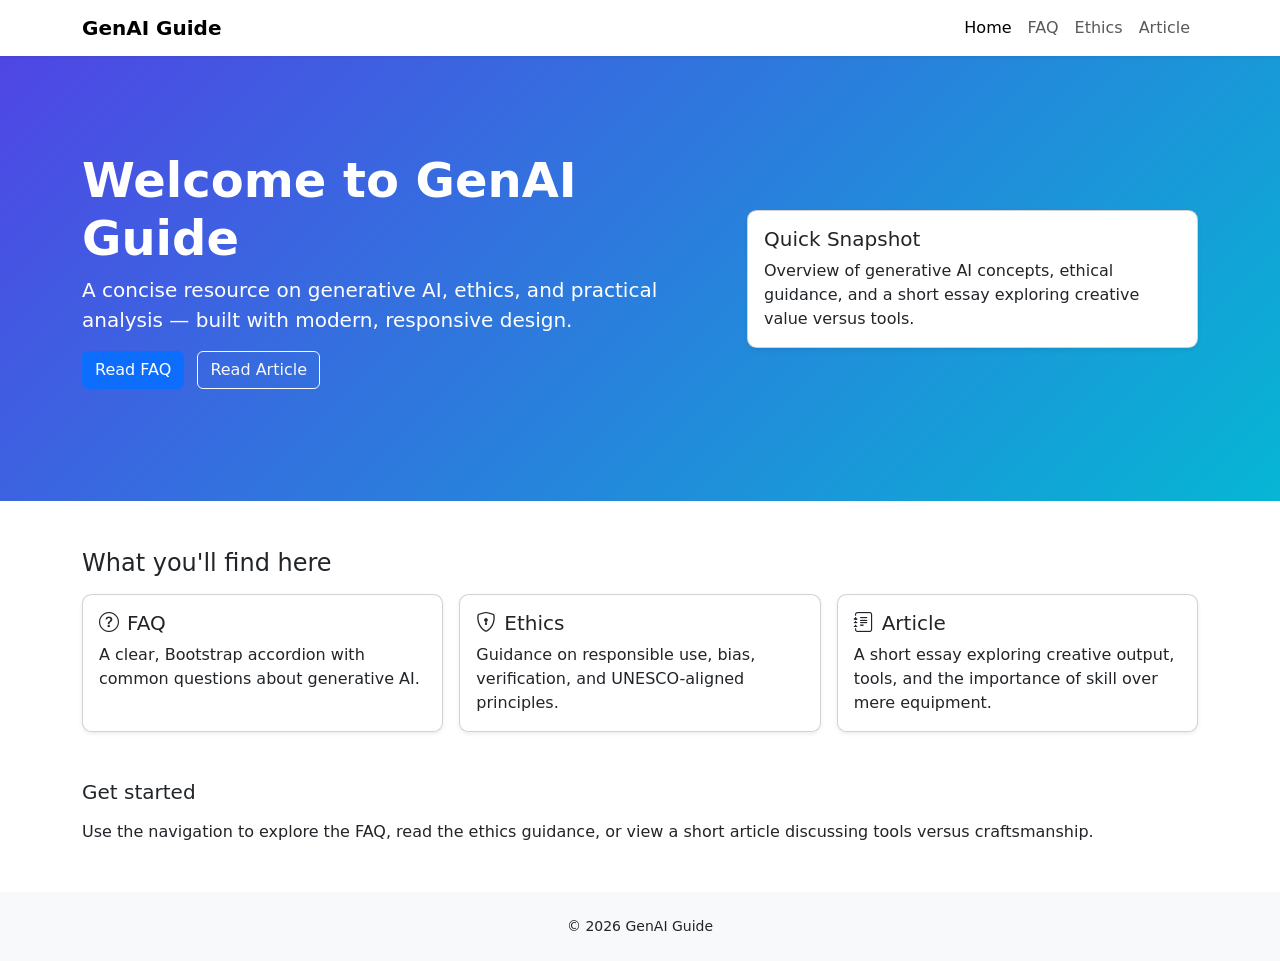
<file: index.html>
<!doctype html>
<html lang="en">
  <head>
    <meta charset="utf-8" />
    <meta name="viewport" content="width=device-width, initial-scale=1" />
    <title>GenAI Guide — Home</title>
    <link href="https://cdn.jsdelivr.net/npm/bootstrap@5.3.2/dist/css/bootstrap.min.css" rel="stylesheet">
    <link href="https://cdn.jsdelivr.net/npm/bootstrap-icons@1.10.5/font/bootstrap-icons.css" rel="stylesheet">
    <link href="assets/css/styles.css" rel="stylesheet">
  </head>
  <body>
    <nav class="navbar navbar-expand-lg navbar-light bg-white shadow-sm">
      <div class="container">
        <a class="navbar-brand fw-bold" href="#">GenAI Guide</a>
        <button class="navbar-toggler" type="button" data-bs-toggle="collapse" data-bs-target="#navMenu">
          <span class="navbar-toggler-icon"></span>
        </button>
        <div class="collapse navbar-collapse" id="navMenu">
          <ul class="navbar-nav ms-auto">
            <li class="nav-item"><a class="nav-link" href="index.html">Home</a></li>
            <li class="nav-item"><a class="nav-link" href="faq.html">FAQ</a></li>
            <li class="nav-item"><a class="nav-link" href="ethics.html">Ethics</a></li>
            <li class="nav-item"><a class="nav-link" href="article.html">Article</a></li>
          </ul>
        </div>
      </div>
    </nav>

    <header class="hero py-5 text-white">
      <div class="container py-5">
        <div class="row align-items-center">
          <div class="col-lg-7">
            <h1 class="display-5 fw-bold">Welcome to GenAI Guide</h1>
            <p class="lead">A concise resource on generative AI, ethics, and practical analysis — built with modern, responsive design.</p>
            <p>
              <a class="btn btn-primary me-2" href="faq.html">Read FAQ</a>
              <a class="btn btn-outline-light" href="article.html">Read Article</a>
            </p>
          </div>
          <div class="col-lg-5 d-none d-lg-block">
            <div class="card shadow-sm">
              <div class="card-body">
                <h5 class="card-title">Quick Snapshot</h5>
                <p class="card-text">Overview of generative AI concepts, ethical guidance, and a short essay exploring creative value versus tools.</p>
              </div>
            </div>
          </div>
        </div>
      </div>
    </header>

    <main class="container my-5">
      <section class="mb-5">
        <h2 class="h4 mb-3">What you'll find here</h2>
        <div class="row g-3">
          <div class="col-md-4">
            <div class="card h-100 shadow-sm">
              <div class="card-body">
                <h5 class="card-title"><i class="bi bi-question-circle me-2"></i>FAQ</h5>
                <p class="card-text">A clear, Bootstrap accordion with common questions about generative AI.</p>
              </div>
            </div>
          </div>
          <div class="col-md-4">
            <div class="card h-100 shadow-sm">
              <div class="card-body">
                <h5 class="card-title"><i class="bi bi-shield-lock me-2"></i>Ethics</h5>
                <p class="card-text">Guidance on responsible use, bias, verification, and UNESCO-aligned principles.</p>
              </div>
            </div>
          </div>
          <div class="col-md-4">
            <div class="card h-100 shadow-sm">
              <div class="card-body">
                <h5 class="card-title"><i class="bi bi-journal-text me-2"></i>Article</h5>
                <p class="card-text">A short essay exploring creative output, tools, and the importance of skill over mere equipment.</p>
              </div>
            </div>
          </div>
        </div>
      </section>

      <section class="mb-5">
        <h2 class="h5 mb-3">Get started</h2>
        <p>Use the navigation to explore the FAQ, read the ethics guidance, or view a short article discussing tools versus craftsmanship.</p>
      </section>
    </main>

    <footer class="py-4 bg-light">
      <div class="container text-center small">
        <div>© <span id="year">2025</span> GenAI Guide</div>
      </div>
    </footer>

    <script src="https://cdn.jsdelivr.net/npm/bootstrap@5.3.2/dist/js/bootstrap.bundle.min.js"></script>
    <script src="assets/js/main.js"></script>
  </body>
</html>
</file>
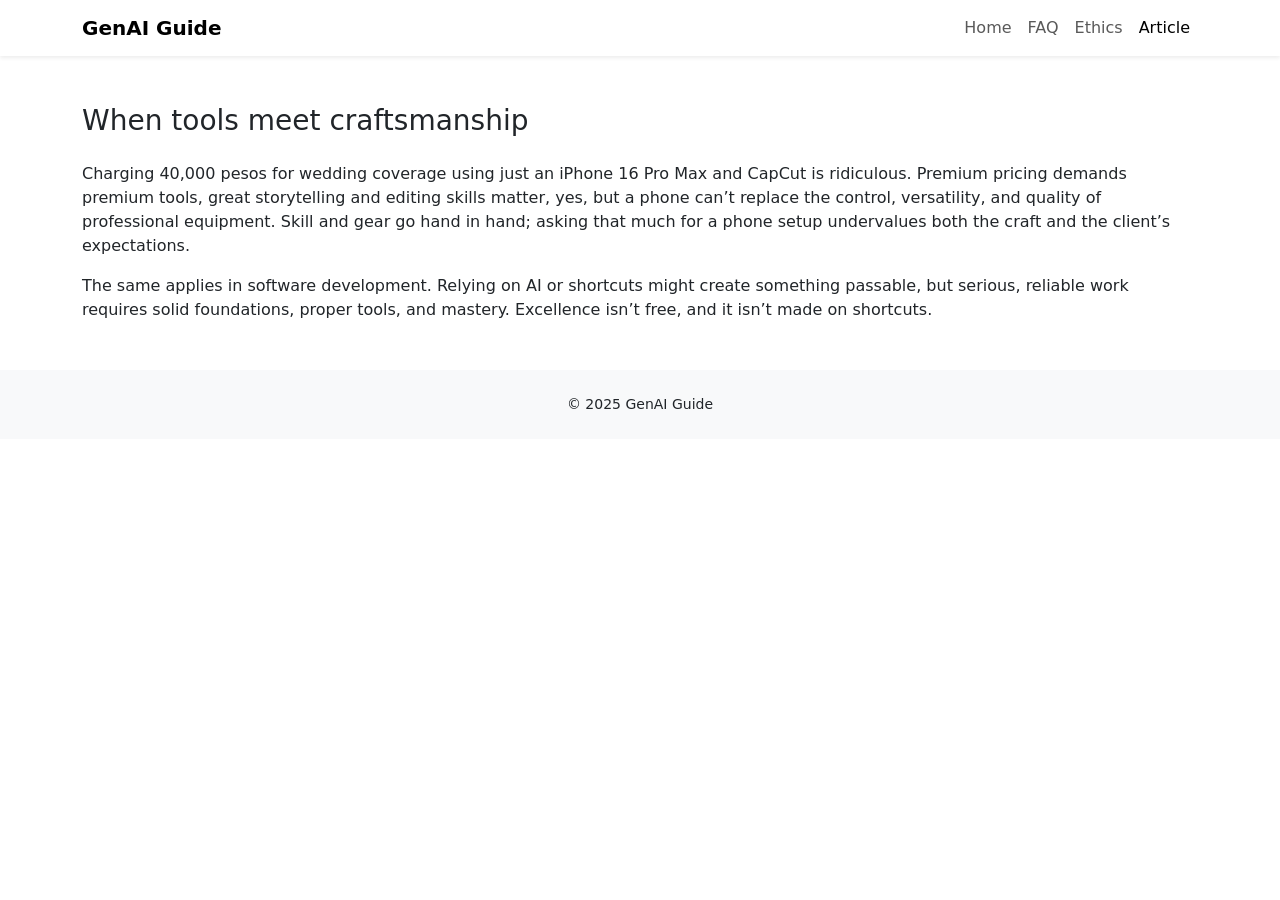
<file: article.html>
<!doctype html>
<html lang="en">
  <head>
    <meta charset="utf-8" />
    <meta name="viewport" content="width=device-width, initial-scale=1" />
    <title>GenAI Guide — Article</title>
    <link href="https://cdn.jsdelivr.net/npm/bootstrap@5.3.2/dist/css/bootstrap.min.css" rel="stylesheet">
    <link href="https://cdn.jsdelivr.net/npm/bootstrap-icons@1.10.5/font/bootstrap-icons.css" rel="stylesheet">
    <link href="assets/css/styles.css" rel="stylesheet">
  </head>
  <body>
    <nav class="navbar navbar-expand-lg navbar-light bg-white shadow-sm">
      <div class="container">
        <a class="navbar-brand fw-bold" href="index.html">GenAI Guide</a>
        <button class="navbar-toggler" type="button" data-bs-toggle="collapse" data-bs-target="#navMenu">
          <span class="navbar-toggler-icon"></span>
        </button>
        <div class="collapse navbar-collapse" id="navMenu">
          <ul class="navbar-nav ms-auto">
            <li class="nav-item"><a class="nav-link" href="index.html">Home</a></li>
            <li class="nav-item"><a class="nav-link" href="faq.html">FAQ</a></li>
            <li class="nav-item"><a class="nav-link" href="ethics.html">Ethics</a></li>
            <li class="nav-item"><a class="nav-link active" href="article.html">Article</a></li>
          </ul>
        </div>
      </div>
    </nav>

    <main class="container my-5">
      <h1 class="h3 mb-4">When tools meet craftsmanship</h1>

      <article class="prose">
        <p>Charging 40,000 pesos for wedding coverage using just an iPhone 16 Pro Max and CapCut is ridiculous. Premium pricing demands premium tools, great storytelling and editing skills matter, yes, but a phone can’t replace the control, versatility, and quality of professional equipment. Skill and gear go hand in hand; asking that much for a phone setup undervalues both the craft and the client’s expectations.</p>

        <p>The same applies in software development. Relying on AI or shortcuts might create something passable, but serious, reliable work requires solid foundations, proper tools, and mastery. Excellence isn’t free, and it isn’t made on shortcuts.</p>
      </article>
    </main>

    <footer class="py-4 bg-light">
      <div class="container text-center small">© 2025 GenAI Guide</div>
    </footer>

    <script src="https://cdn.jsdelivr.net/npm/bootstrap@5.3.2/dist/js/bootstrap.bundle.min.js"></script>
    <script src="assets/js/main.js"></script>
  </body>
</html>
</file>
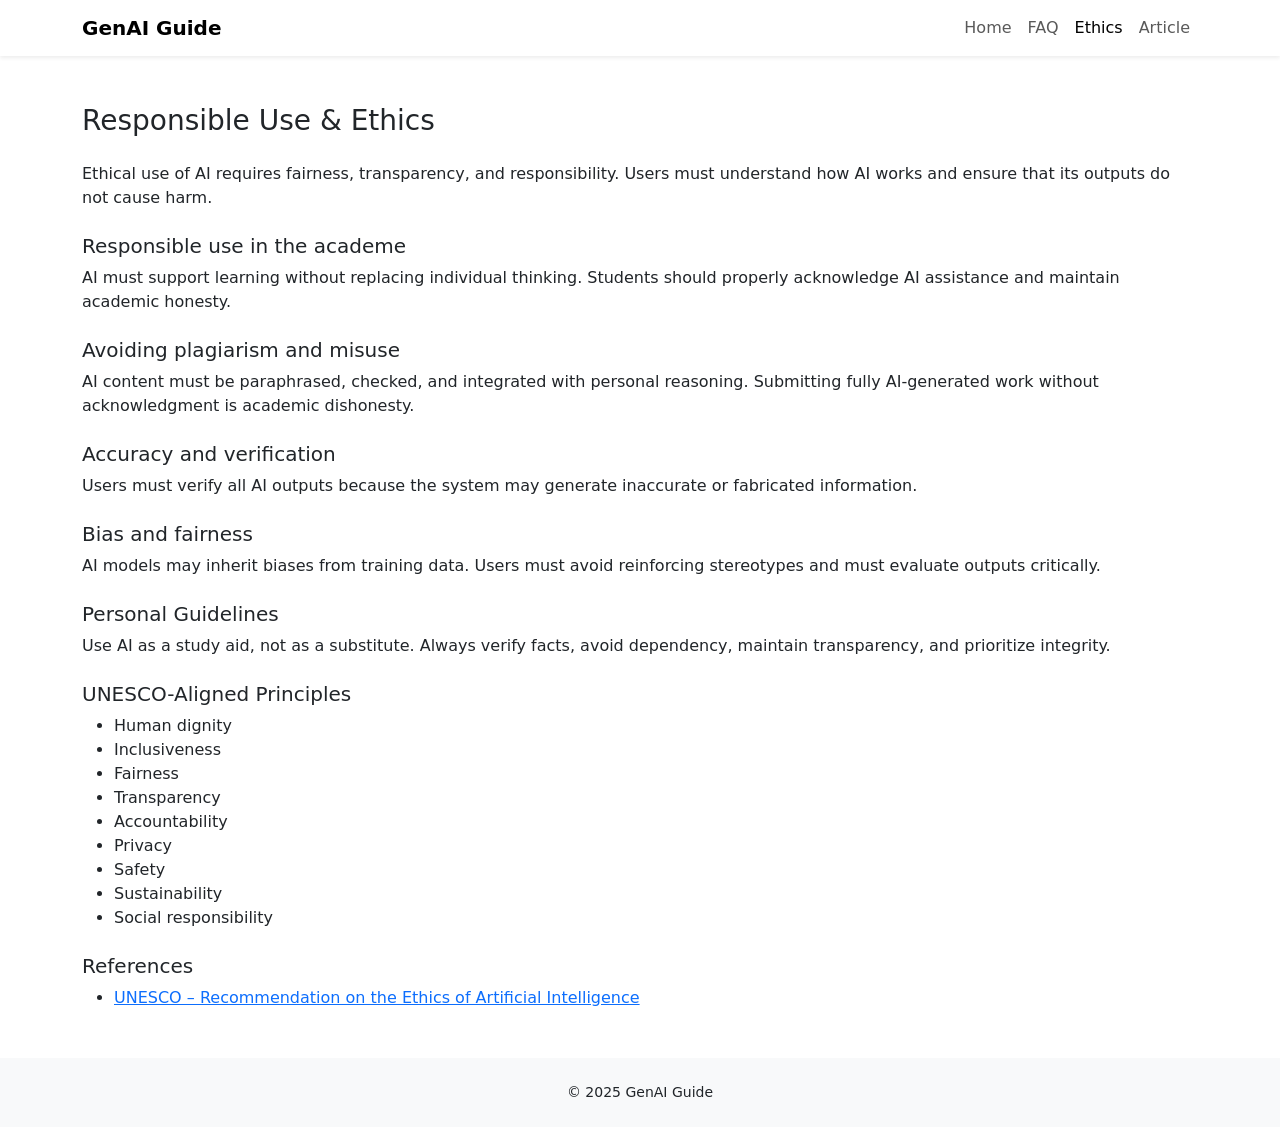
<file: ethics.html>
<!doctype html>
<html lang="en">
  <head>
    <meta charset="utf-8" />
    <meta name="viewport" content="width=device-width, initial-scale=1" />
    <title>GenAI Guide — Ethics</title>
    <link href="https://cdn.jsdelivr.net/npm/bootstrap@5.3.2/dist/css/bootstrap.min.css" rel="stylesheet">
    <link href="https://cdn.jsdelivr.net/npm/bootstrap-icons@1.10.5/font/bootstrap-icons.css" rel="stylesheet">
    <link href="assets/css/styles.css" rel="stylesheet">
  </head>
  <body>
    <nav class="navbar navbar-expand-lg navbar-light bg-white shadow-sm">
      <div class="container">
        <a class="navbar-brand fw-bold" href="index.html">GenAI Guide</a>
        <button class="navbar-toggler" type="button" data-bs-toggle="collapse" data-bs-target="#navMenu">
          <span class="navbar-toggler-icon"></span>
        </button>
        <div class="collapse navbar-collapse" id="navMenu">
          <ul class="navbar-nav ms-auto">
            <li class="nav-item"><a class="nav-link" href="index.html">Home</a></li>
            <li class="nav-item"><a class="nav-link" href="faq.html">FAQ</a></li>
            <li class="nav-item"><a class="nav-link active" href="ethics.html">Ethics</a></li>
            <li class="nav-item"><a class="nav-link" href="article.html">Article</a></li>
          </ul>
        </div>
      </div>
    </nav>

    <main class="container my-5">
      <h1 class="h3 mb-4">Responsible Use & Ethics</h1>

      <section class="mb-4">
        <p>Ethical use of AI requires fairness, transparency, and responsibility. Users must understand how AI works and ensure that its outputs do not cause harm.</p>
      </section>

      <section class="mb-4">
        <h2 class="h5">Responsible use in the academe</h2>
        <p>AI must support learning without replacing individual thinking. Students should properly acknowledge AI assistance and maintain academic honesty.</p>
      </section>

      <section class="mb-4">
        <h2 class="h5">Avoiding plagiarism and misuse</h2>
        <p>AI content must be paraphrased, checked, and integrated with personal reasoning. Submitting fully AI-generated work without acknowledgment is academic dishonesty.</p>
      </section>

      <section class="mb-4">
        <h2 class="h5">Accuracy and verification</h2>
        <p>Users must verify all AI outputs because the system may generate inaccurate or fabricated information.</p>
      </section>

      <section class="mb-4">
        <h2 class="h5">Bias and fairness</h2>
        <p>AI models may inherit biases from training data. Users must avoid reinforcing stereotypes and must evaluate outputs critically.</p>
      </section>

      <section class="mb-4">
        <h2 class="h5">Personal Guidelines</h2>
        <p>Use AI as a study aid, not as a substitute. Always verify facts, avoid dependency, maintain transparency, and prioritize integrity.</p>
      </section>

      <section class="mb-4">
        <h2 class="h5">UNESCO-Aligned Principles</h2>
        <ul>
          <li>Human dignity</li>
          <li>Inclusiveness</li>
          <li>Fairness</li>
          <li>Transparency</li>
          <li>Accountability</li>
          <li>Privacy</li>
          <li>Safety</li>
          <li>Sustainability</li>
          <li>Social responsibility</li>
        </ul>
      </section>

      <section class="mt-4">
        <h2 class="h5">References</h2>
        <ul>
          <li><a href="https://www.unesco.org/en/artificial-intelligence/recommendation-ethics">UNESCO – Recommendation on the Ethics of Artificial Intelligence</a></li>
        </ul>
      </section>
    </main>

    <footer class="py-4 bg-light">
      <div class="container text-center small">© 2025 GenAI Guide</div>
    </footer>

    <script src="https://cdn.jsdelivr.net/npm/bootstrap@5.3.2/dist/js/bootstrap.bundle.min.js"></script>
    <script src="assets/js/main.js"></script>
  </body>
</html>
</file>
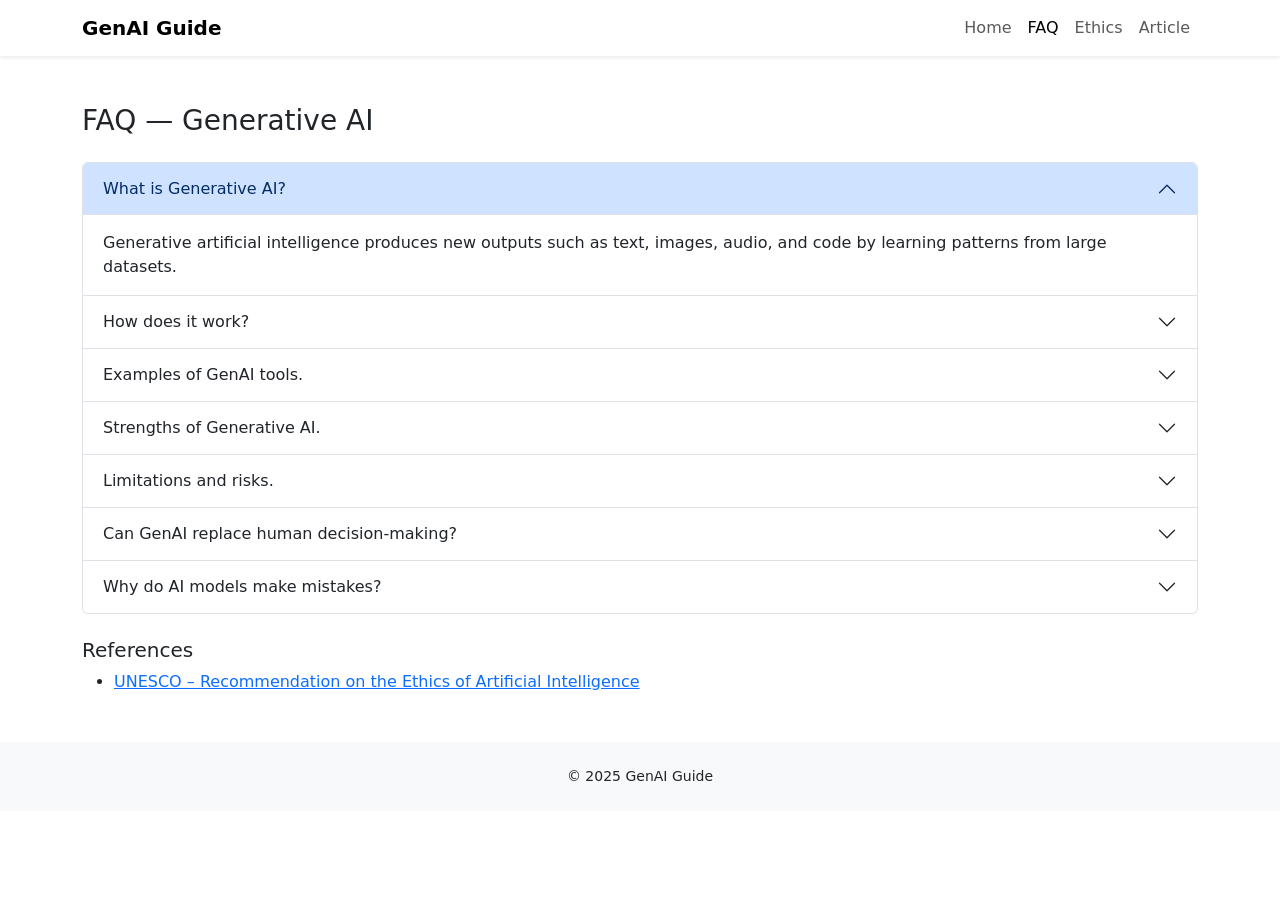
<file: faq.html>
<!doctype html>
<html lang="en">
  <head>
    <meta charset="utf-8" />
    <meta name="viewport" content="width=device-width, initial-scale=1" />
    <title>GenAI Guide — FAQ</title>
    <link href="https://cdn.jsdelivr.net/npm/bootstrap@5.3.2/dist/css/bootstrap.min.css" rel="stylesheet">
    <link href="https://cdn.jsdelivr.net/npm/bootstrap-icons@1.10.5/font/bootstrap-icons.css" rel="stylesheet">
    <link href="assets/css/styles.css" rel="stylesheet">
  </head>
  <body>
    <nav class="navbar navbar-expand-lg navbar-light bg-white shadow-sm">
      <div class="container">
        <a class="navbar-brand fw-bold" href="index.html">GenAI Guide</a>
        <button class="navbar-toggler" type="button" data-bs-toggle="collapse" data-bs-target="#navMenu">
          <span class="navbar-toggler-icon"></span>
        </button>
        <div class="collapse navbar-collapse" id="navMenu">
          <ul class="navbar-nav ms-auto">
            <li class="nav-item"><a class="nav-link" href="index.html">Home</a></li>
            <li class="nav-item"><a class="nav-link active" href="faq.html">FAQ</a></li>
            <li class="nav-item"><a class="nav-link" href="ethics.html">Ethics</a></li>
            <li class="nav-item"><a class="nav-link" href="article.html">Article</a></li>
          </ul>
        </div>
      </div>
    </nav>

    <main class="container my-5">
      <h1 class="h3 mb-4">FAQ — Generative AI</h1>

      <div class="accordion" id="faqAccordion">
        <div class="accordion-item">
          <h2 class="accordion-header" id="headingOne">
            <button class="accordion-button" type="button" data-bs-toggle="collapse" data-bs-target="#collapseOne">What is Generative AI?</button>
          </h2>
          <div id="collapseOne" class="accordion-collapse collapse show" data-bs-parent="#faqAccordion">
            <div class="accordion-body">Generative artificial intelligence produces new outputs such as text, images, audio, and code by learning patterns from large datasets.</div>
          </div>
        </div>

        <div class="accordion-item">
          <h2 class="accordion-header" id="headingTwo">
            <button class="accordion-button collapsed" type="button" data-bs-toggle="collapse" data-bs-target="#collapseTwo">How does it work?</button>
          </h2>
          <div id="collapseTwo" class="accordion-collapse collapse" data-bs-parent="#faqAccordion">
            <div class="accordion-body">It uses deep learning systems that identify relationships in data and generate predictions based on probability models.</div>
          </div>
        </div>

        <div class="accordion-item">
          <h2 class="accordion-header" id="headingThree">
            <button class="accordion-button collapsed" type="button" data-bs-toggle="collapse" data-bs-target="#collapseThree">Examples of GenAI tools.</button>
          </h2>
          <div id="collapseThree" class="accordion-collapse collapse" data-bs-parent="#faqAccordion">
            <div class="accordion-body">AI chat assistants, image generators, video editors, music generators, and coding assistants.</div>
          </div>
        </div>

        <div class="accordion-item">
          <h2 class="accordion-header" id="headingFour">
            <button class="accordion-button collapsed" type="button" data-bs-toggle="collapse" data-bs-target="#collapseFour">Strengths of Generative AI.</button>
          </h2>
          <div id="collapseFour" class="accordion-collapse collapse" data-bs-parent="#faqAccordion">
            <div class="accordion-body">It can automate tasks, summarize information, create ideas quickly, support creativity, and enhance productivity.</div>
          </div>
        </div>

        <div class="accordion-item">
          <h2 class="accordion-header" id="headingFive">
            <button class="accordion-button collapsed" type="button" data-bs-toggle="collapse" data-bs-target="#collapseFive">Limitations and risks.</button>
          </h2>
          <div id="collapseFive" class="accordion-collapse collapse" data-bs-parent="#faqAccordion">
            <div class="accordion-body">It may generate incorrect, biased, or misleading outputs because it relies on learned patterns rather than true understanding.</div>
          </div>
        </div>

        <div class="accordion-item">
          <h2 class="accordion-header" id="headingSix">
            <button class="accordion-button collapsed" type="button" data-bs-toggle="collapse" data-bs-target="#collapseSix">Can GenAI replace human decision-making?</button>
          </h2>
          <div id="collapseSix" class="accordion-collapse collapse" data-bs-parent="#faqAccordion">
            <div class="accordion-body">It can support decisions but cannot replace human judgment in situations requiring ethics or responsibility.</div>
          </div>
        </div>

        <div class="accordion-item">
          <h2 class="accordion-header" id="headingSeven">
            <button class="accordion-button collapsed" type="button" data-bs-toggle="collapse" data-bs-target="#collapseSeven">Why do AI models make mistakes?</button>
          </h2>
          <div id="collapseSeven" class="accordion-collapse collapse" data-bs-parent="#faqAccordion">
            <div class="accordion-body">Because they generate outputs based on probability, not comprehension, which leads to confident but incorrect answers.</div>
          </div>
        </div>
      </div>

      <section class="mt-4">
        <h2 class="h5">References</h2>
        <ul>
          <li><a href="https://www.unesco.org/en/artificial-intelligence/recommendation-ethics">UNESCO – Recommendation on the Ethics of Artificial Intelligence</a></li>
        </ul>
      </section>
    </main>

    <footer class="py-4 bg-light">
      <div class="container text-center small">© 2025 GenAI Guide</div>
    </footer>

    <script src="https://cdn.jsdelivr.net/npm/bootstrap@5.3.2/dist/js/bootstrap.bundle.min.js"></script>
    <script src="assets/js/main.js"></script>
  </body>
</html>
</file>
<file: assets/css/styles.css>
/* Minimal custom styles for layout and small enhancements */
:root{--hero-gradient: linear-gradient(135deg,#4f46e5 0%,#06b6d4 100%);} 
body{font-family: system-ui, -apple-system, "Segoe UI", Roboto, "Helvetica Neue", Arial;}
.hero{background: var(--hero-gradient);}
.card-img-top{max-height:220px;object-fit:cover}
.card{border-radius:0.6rem}
.accordion-button:focus{box-shadow:none}
@media (prefers-reduced-motion: no-preference){
  .hero h1{transform:translateY(0);transition:transform .6s ease;}
}
</file>
